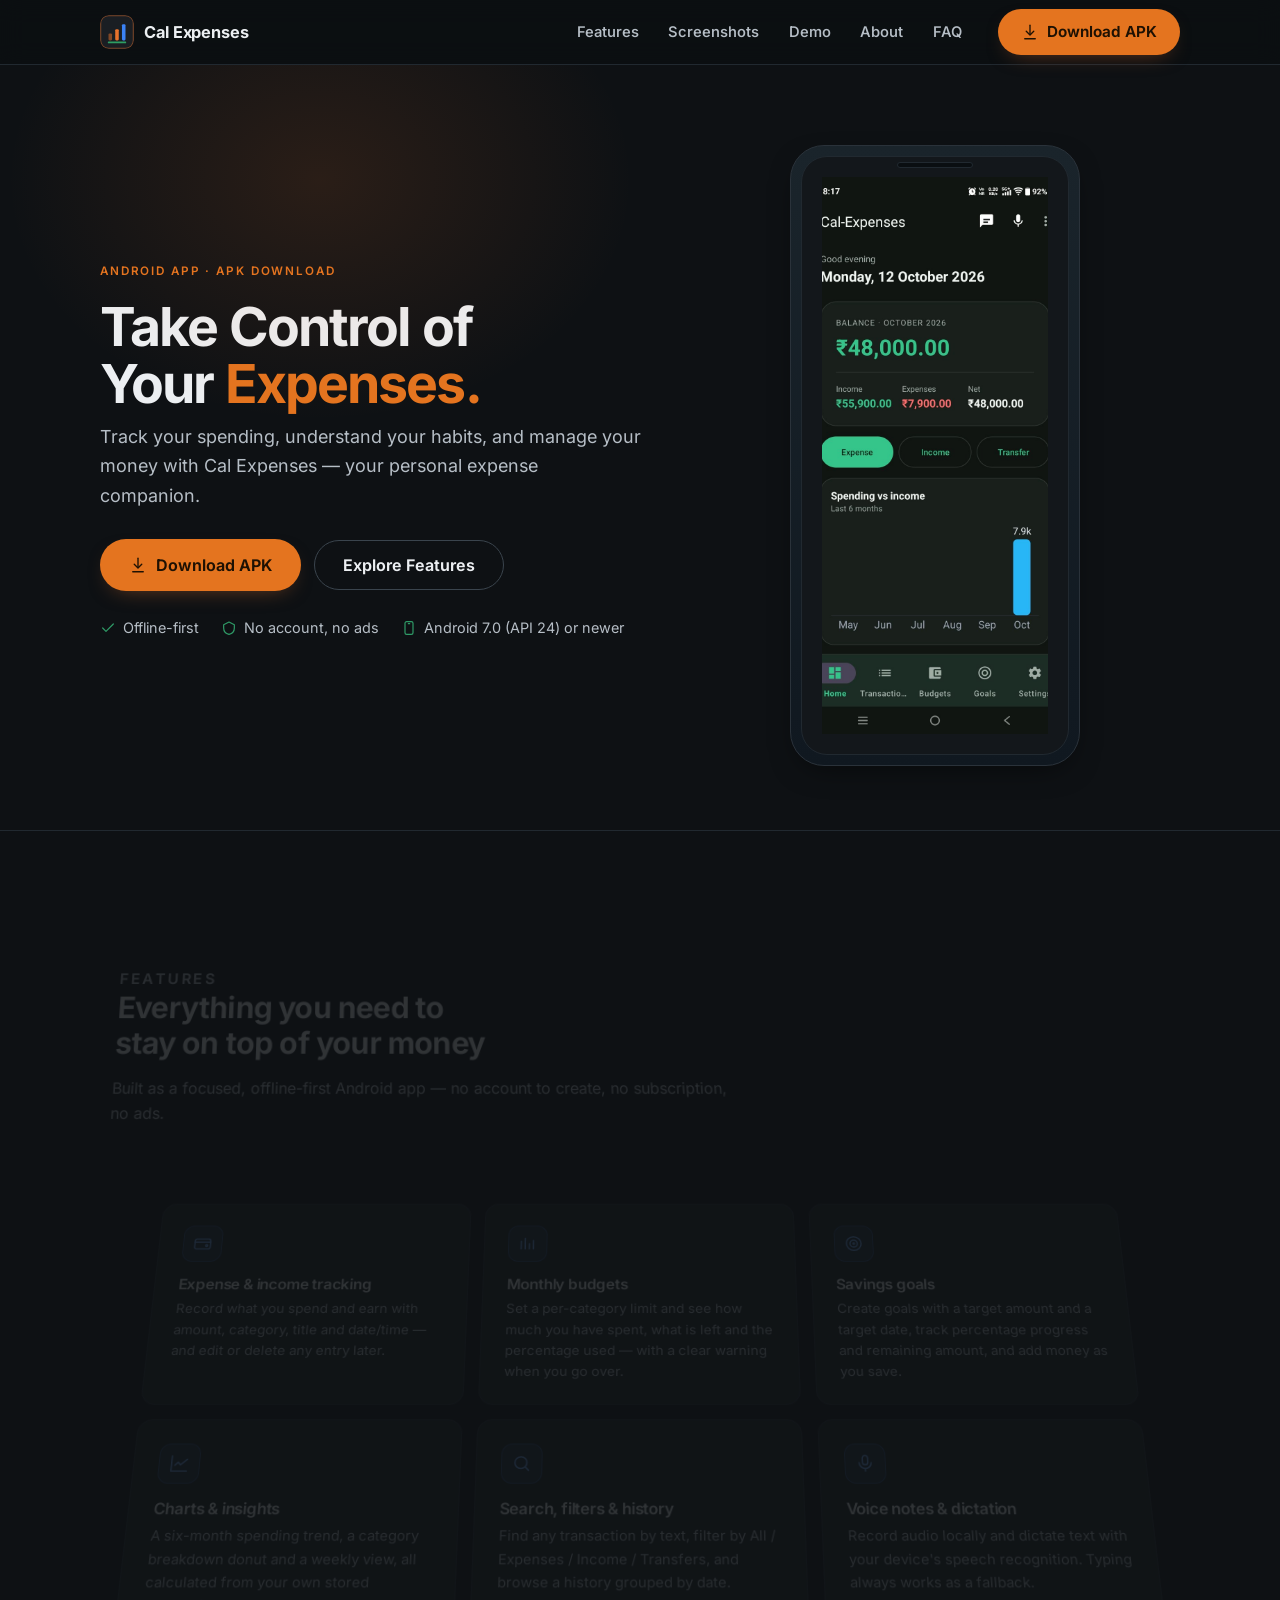
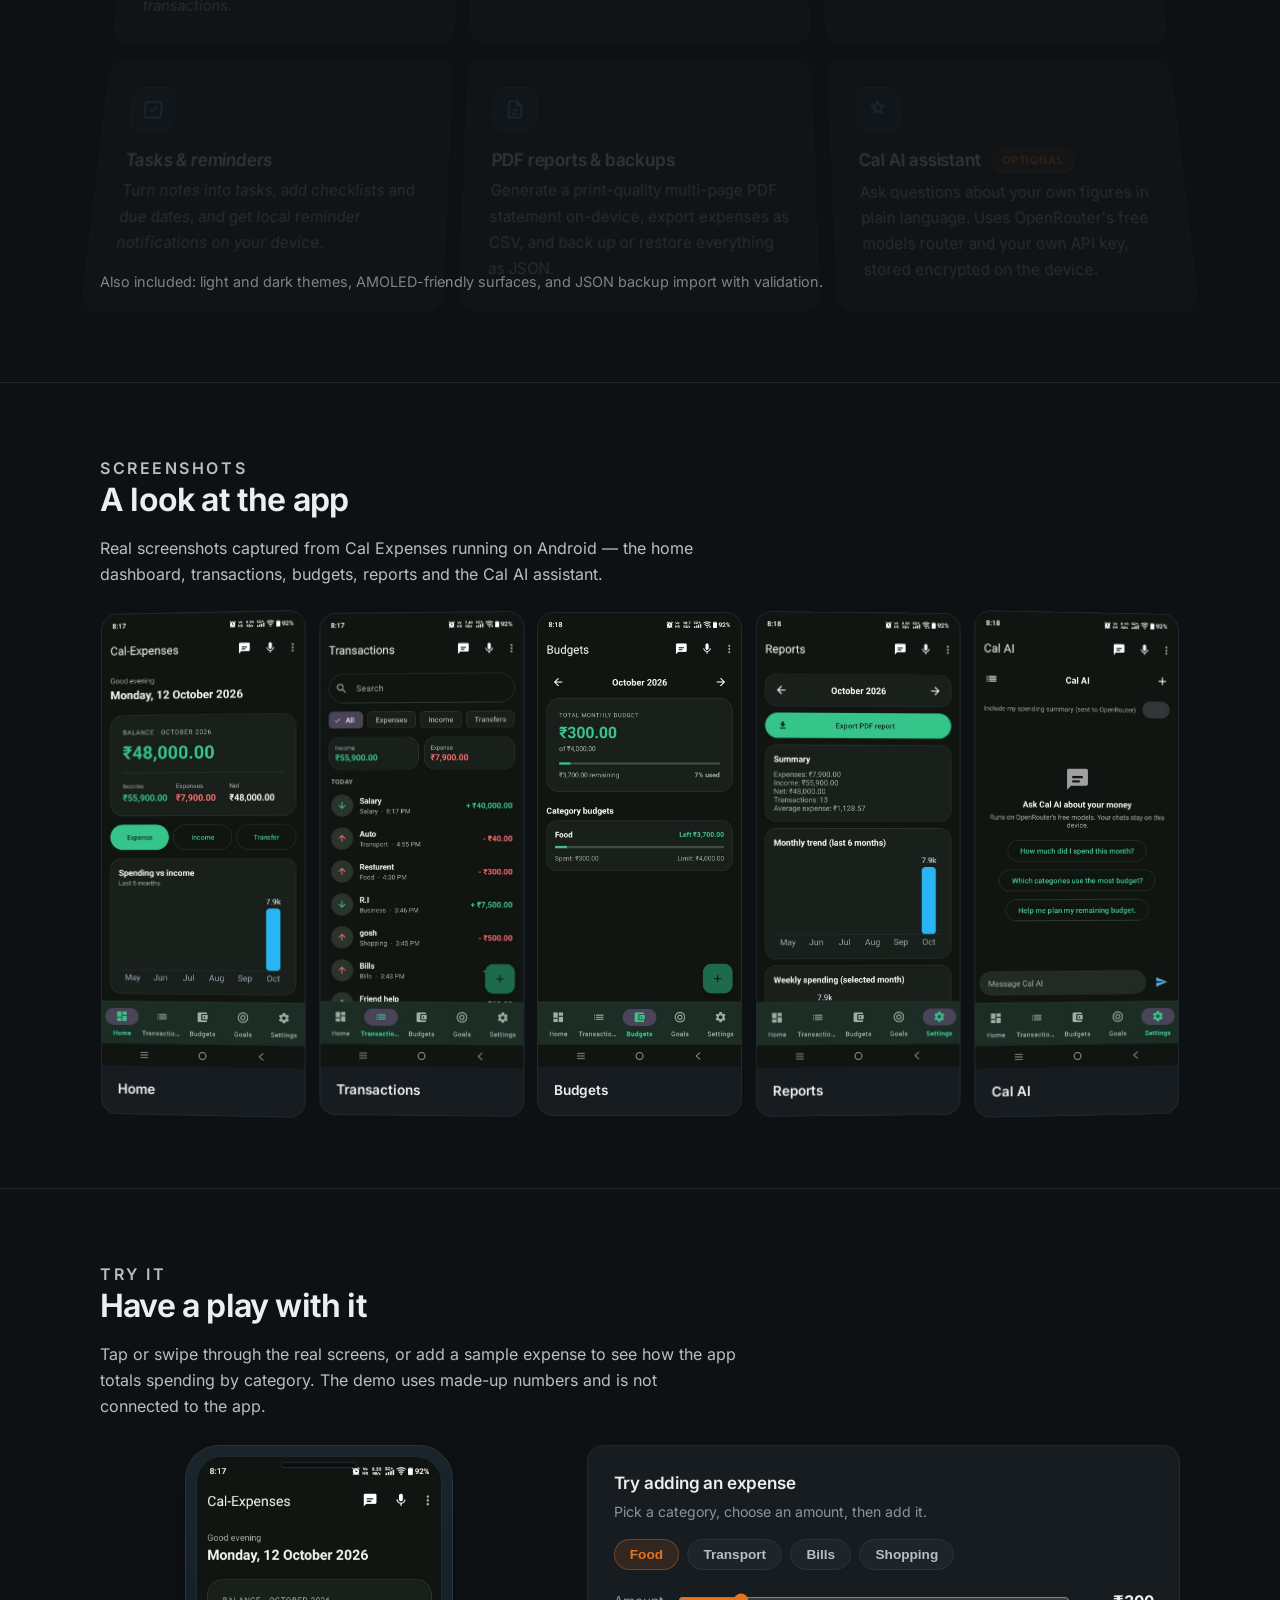
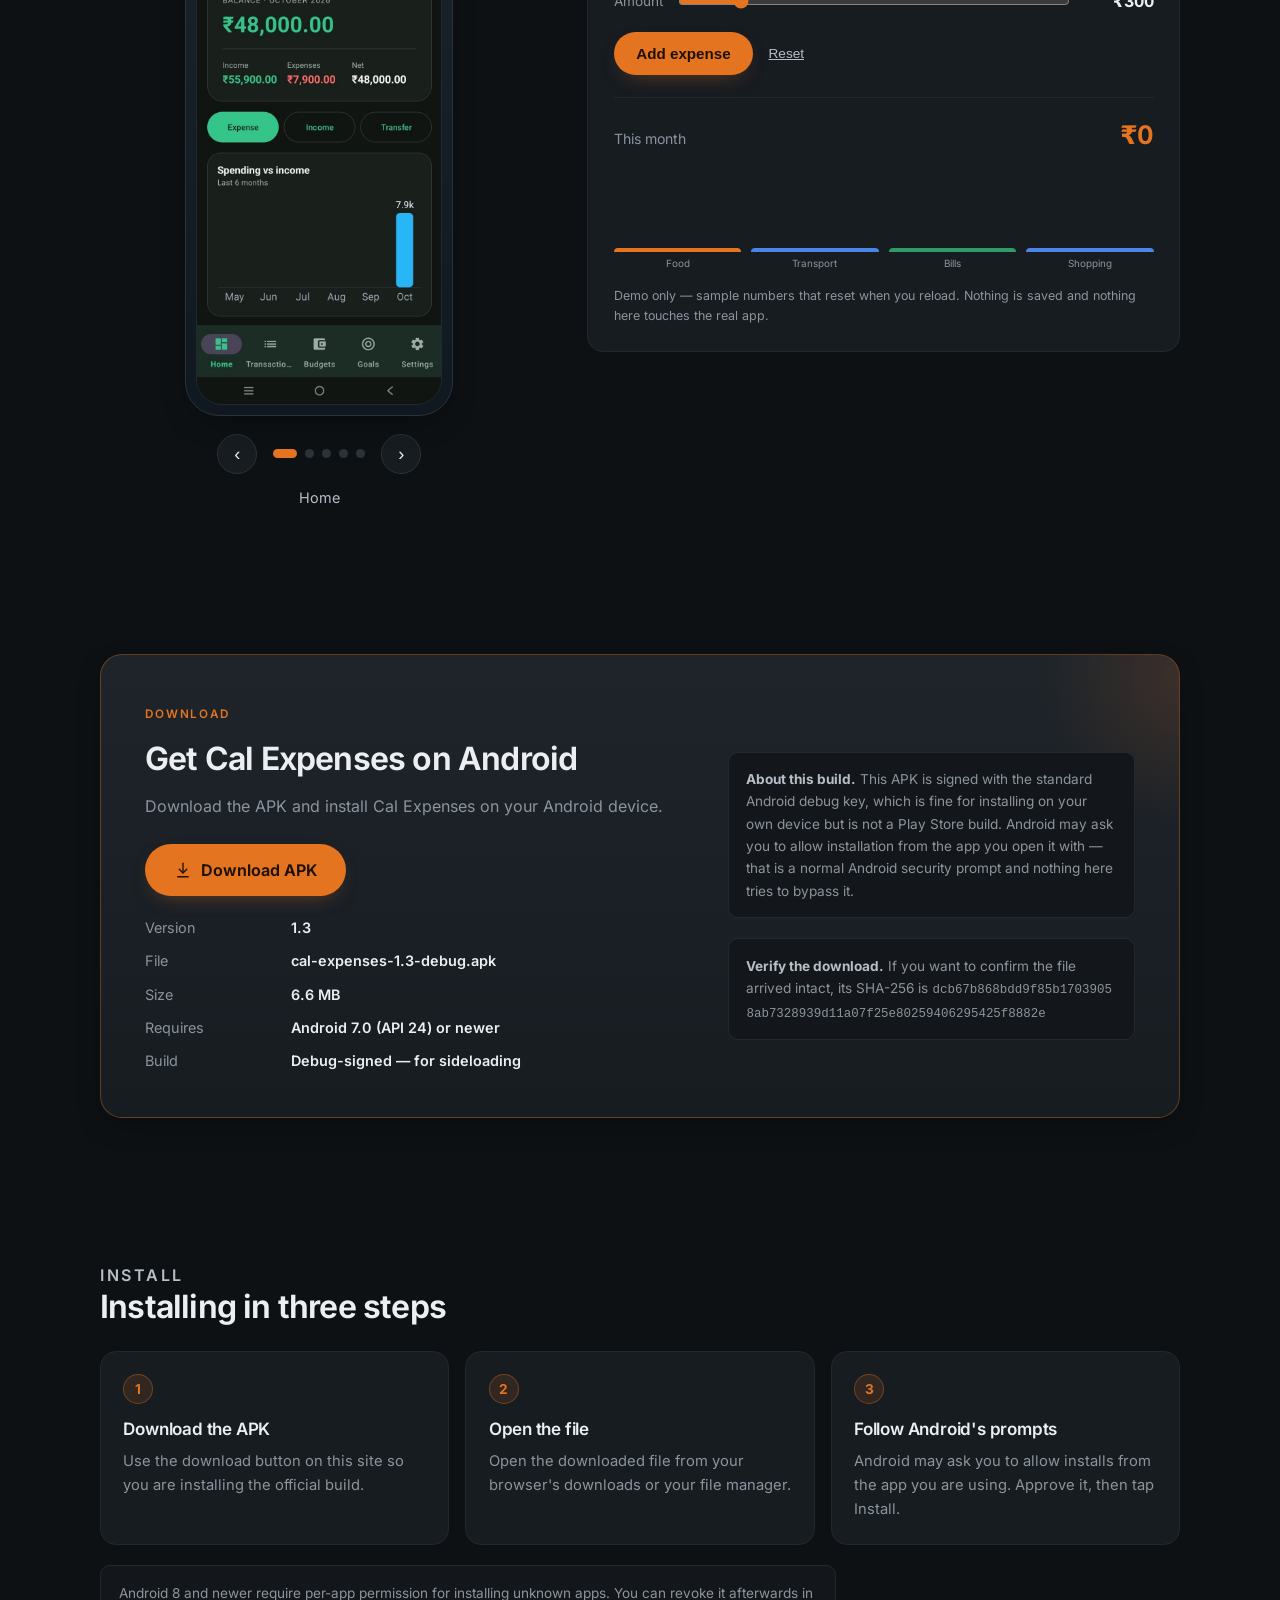
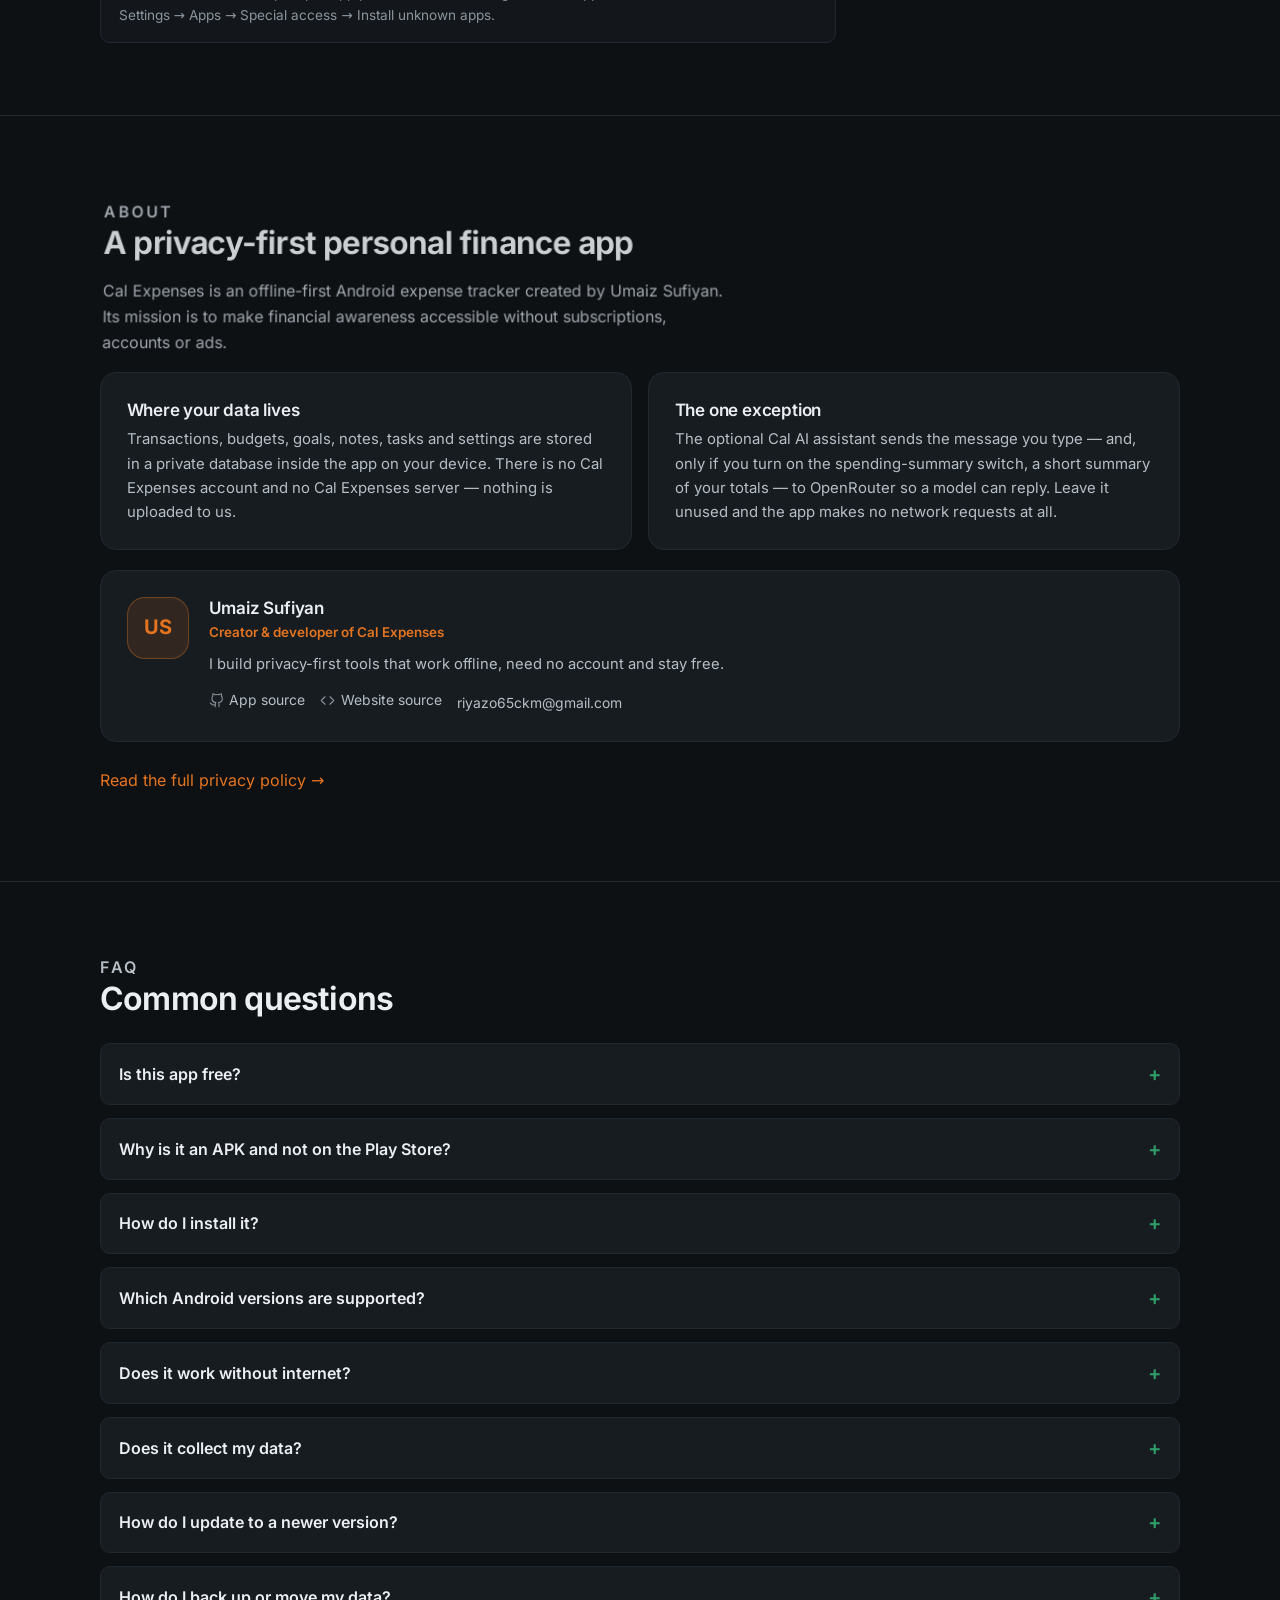
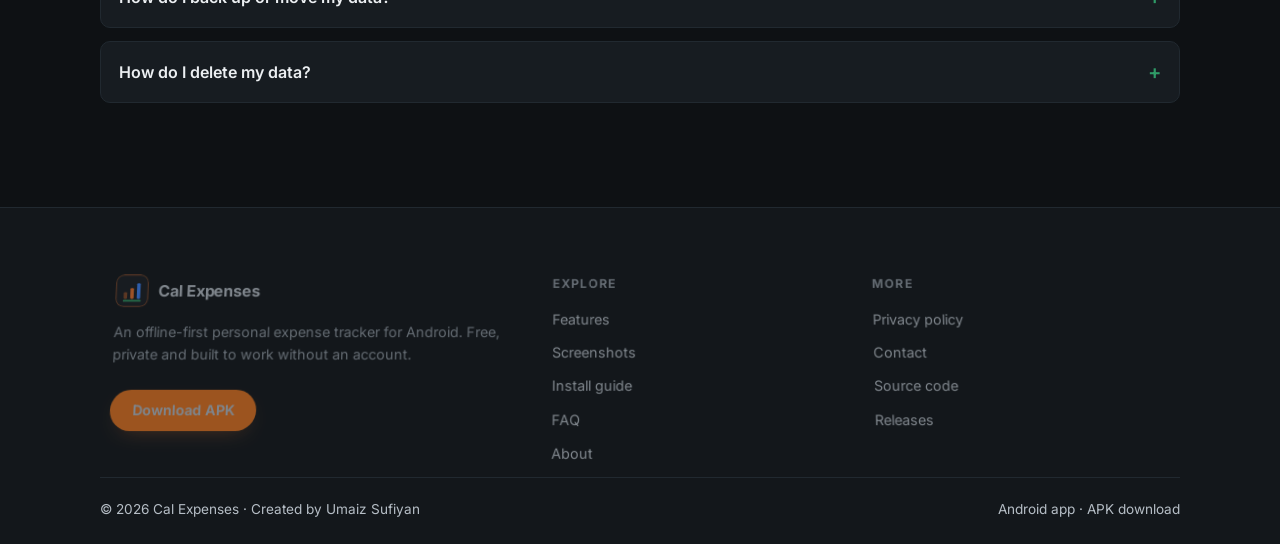
<file: index.html>
<!DOCTYPE html>
<html lang="en">
<head>
<script>document.documentElement.className += ' js';</script>
<meta charset="utf-8">
<meta name="viewport" content="width=device-width, initial-scale=1">

<title>Cal Expenses — Take Control of Your Expenses</title>
<meta name="description" content="Discover Cal Expenses, explore its features, and download the Android APK.">
<meta name="theme-color" content="#0E1114">
<meta name="color-scheme" content="dark light">
<meta name="robots" content="index, follow">
<meta name="author" content="Umaiz Sufiyan">

<link rel="canonical" href="https://sufiyan-sabeel.github.io/Cal-Expenses-Website/">
<link rel="icon" type="image/svg+xml" href="./assets/img/favicon.svg">
<link rel="apple-touch-icon" href="./assets/img/favicon.svg">

<!-- Open Graph / social.
     Absolute HTTPS URLs only: social crawlers do not run JavaScript and will
     not resolve relative paths, so every value below is fully qualified.
     The site is a GitHub Pages project site, hence the /Cal-Expenses-Website/
     segment in the paths. -->
<meta property="og:type" content="website">
<meta property="og:site_name" content="Cal Expenses">
<meta property="og:title" content="Cal Expenses — Take Control of Your Expenses">
<meta property="og:description" content="Discover Cal Expenses, explore its features, and download the Android APK.">
<meta property="og:url" content="https://sufiyan-sabeel.github.io/Cal-Expenses-Website/">
<meta property="og:image" content="https://sufiyan-sabeel.github.io/Cal-Expenses-Website/assets/og-cal-expenses.png">
<meta property="og:image:secure_url" content="https://sufiyan-sabeel.github.io/Cal-Expenses-Website/assets/og-cal-expenses.png">
<meta property="og:image:width" content="1200">
<meta property="og:image:height" content="630">
<meta property="og:image:type" content="image/png">
<meta property="og:image:alt" content="Cal Expenses — the app name and tagline beside a real screenshot of its home screen">
<meta property="og:locale" content="en_IN">

<meta name="twitter:card" content="summary_large_image">
<meta name="twitter:title" content="Cal Expenses — Take Control of Your Expenses">
<meta name="twitter:description" content="Discover Cal Expenses, explore its features, and download the Android APK.">
<meta name="twitter:image" content="https://sufiyan-sabeel.github.io/Cal-Expenses-Website/assets/og-cal-expenses.png">
<meta name="twitter:image:alt" content="Cal Expenses — the app name and tagline beside a real screenshot of its home screen">

<link rel="stylesheet" href="./assets/css/styles.css?v=7">
</head>
<body>

<a class="skip-link" href="#main">Skip to content</a>

<!-- ============================ NAVIGATION ============================ -->
<header class="nav">
  <div class="wrap nav-inner">
    <a class="brand" href="#top" aria-label="Cal Expenses home">
      <img src="./assets/img/logo.svg" alt="" width="34" height="34">
      <span data-text="productName">Cal Expenses</span>
    </a>

    <nav class="nav-links" aria-label="Primary">
      <a href="#features">Features</a>
      <a href="#screenshots">Screenshots</a>
      <a href="#demo">Demo</a>
      <a href="#about">About</a>
      <a href="#faq">FAQ</a>
    </nav>

    <a class="btn btn-primary nav-cta" data-href="apkPath" href="https://github.com/sufiyan-sabeel/Cal-Expenses-Android/releases/download/v1.3/cal-expenses-1.3-debug.apk">
      <svg viewBox="0 0 24 24" fill="none" stroke="currentColor" stroke-width="1.8" stroke-linecap="round" stroke-linejoin="round" aria-hidden="true"><path d="M12 3v12"/><path d="m7 11 5 5 5-5"/><path d="M5 21h14"/></svg>
      Download APK
    </a>

    <button class="nav-toggle" id="navToggle" type="button" aria-expanded="false" aria-controls="mobileMenu" aria-label="Toggle menu">
      <svg viewBox="0 0 24 24" fill="none" stroke="currentColor" stroke-width="1.8" stroke-linecap="round" aria-hidden="true"><path d="M4 7h16M4 12h16M4 17h16"/></svg>
    </button>
  </div>

  <div class="mobile-menu" id="mobileMenu">
    <a href="#features">Features</a>
    <a href="#screenshots">Screenshots</a>
    <a href="#demo">Demo</a>
    <a href="#download">Download</a>
    <a href="#install">Install guide</a>
    <a href="#about">About</a>
    <a href="#faq">FAQ</a>
    <a class="btn btn-primary" data-href="apkPath" href="https://github.com/sufiyan-sabeel/Cal-Expenses-Android/releases/download/v1.3/cal-expenses-1.3-debug.apk">Download APK</a>
  </div>
</header>

<main id="main">

<!-- ================================ HERO ================================ -->
<section class="hero" id="top">
  <div class="wrap hero-grid">
    <div>
      <p class="eyebrow">Android app · APK download</p>
      <h1>Take Control of Your <span class="hl">Expenses.</span></h1>
      <p class="hero-lede">
        Track your spending, understand your habits, and manage your money with
        Cal Expenses&nbsp;— your personal expense companion.
      </p>

      <div class="hero-actions">
        <a class="btn btn-primary btn-lg" data-href="apkPath" href="https://github.com/sufiyan-sabeel/Cal-Expenses-Android/releases/download/v1.3/cal-expenses-1.3-debug.apk">
          <svg viewBox="0 0 24 24" fill="none" stroke="currentColor" stroke-width="1.8" stroke-linecap="round" stroke-linejoin="round" aria-hidden="true"><path d="M12 3v12"/><path d="m7 11 5 5 5-5"/><path d="M5 21h14"/></svg>
          Download APK
        </a>
        <a class="btn btn-ghost btn-lg" href="#features">Explore Features</a>
      </div>

      <ul class="hero-meta">
        <li>
          <svg viewBox="0 0 24 24" fill="none" stroke="currentColor" stroke-width="1.8" stroke-linecap="round" stroke-linejoin="round" aria-hidden="true"><path d="M20 6 9 17l-5-5"/></svg>
          Offline-first
        </li>
        <li>
          <svg viewBox="0 0 24 24" fill="none" stroke="currentColor" stroke-width="1.8" stroke-linecap="round" stroke-linejoin="round" aria-hidden="true"><path d="M12 3l8 4v5c0 5-3.5 8.5-8 9.5C7.5 20.5 4 17 4 12V7z"/></svg>
          No account, no ads
        </li>
        <li>
          <svg viewBox="0 0 24 24" fill="none" stroke="currentColor" stroke-width="1.8" stroke-linecap="round" stroke-linejoin="round" aria-hidden="true"><rect x="6" y="2.5" width="12" height="19" rx="2.5"/><path d="M11 5.5h2"/></svg>
          <span data-text="minAndroid">Android 7.0 (API 24) or newer</span>
        </li>
      </ul>
    </div>

    <!-- Hero visual. Until real screenshots are supplied this shows a branded
         panel rather than a fabricated app screenshot. Once CAL_CONFIG.screenshots
         has entries, main.js swaps the first one in here automatically. -->
    <div class="device" role="img" aria-label="Cal Expenses">
      <div class="device-screen" id="heroScreen">
        <div class="brand-panel">
          <img src="./assets/img/logo.svg" alt="" width="58" height="58">
          <span class="bp-name">Cal Expenses</span>
          <span class="bp-sub">Android</span>
          <span class="bp-bars" aria-hidden="true"><i></i><i></i><i></i><i></i></span>
        </div>
      </div>
    </div>
  </div>
</section>

<hr class="divider">

<!-- ============================== FEATURES ============================== -->
<section class="section" id="features">
  <div class="wrap">
    <div class="section-head" data-3d>
      <p class="eyebrow">Features</p>
      <h2>Everything you need to stay on top of your money</h2>
      <p>Built as a focused, offline-first Android app — no account to create, no subscription, no ads.</p>
    </div>

    <div class="grid grid-3" data-3d>

      <article class="card">
        <div class="card-icon" aria-hidden="true"><svg viewBox="0 0 24 24" fill="none" stroke="currentColor" stroke-width="1.7" stroke-linecap="round" stroke-linejoin="round"><rect x="2.5" y="6" width="19" height="13" rx="2.5"/><path d="M2.5 10h19"/><circle cx="17" cy="14.5" r="1.2"/></svg></div>
        <h3>Expense &amp; income tracking</h3>
        <p>Record what you spend and earn with amount, category, title and date/time — and edit or delete any entry later.</p>
      </article>

      <article class="card">
        <div class="card-icon" aria-hidden="true"><svg viewBox="0 0 24 24" fill="none" stroke="currentColor" stroke-width="1.7" stroke-linecap="round" stroke-linejoin="round"><path d="M4 19V9m5 10V5m5 14v-7m5 7V8"/></svg></div>
        <h3>Monthly budgets</h3>
        <p>Set a per-category limit and see how much you have spent, what is left and the percentage used — with a clear warning when you go over.</p>
      </article>

      <article class="card">
        <div class="card-icon" aria-hidden="true"><svg viewBox="0 0 24 24" fill="none" stroke="currentColor" stroke-width="1.7" stroke-linecap="round" stroke-linejoin="round"><circle cx="12" cy="12" r="9"/><circle cx="12" cy="12" r="4.5"/><circle cx="12" cy="12" r="1"/></svg></div>
        <h3>Savings goals</h3>
        <p>Create goals with a target amount and a target date, track percentage progress and remaining amount, and add money as you save.</p>
      </article>

      <article class="card">
        <div class="card-icon" aria-hidden="true"><svg viewBox="0 0 24 24" fill="none" stroke="currentColor" stroke-width="1.7" stroke-linecap="round" stroke-linejoin="round"><path d="M3 3v18h18"/><path d="m7 14 3.5-3.5 3 3L21 7"/></svg></div>
        <h3>Charts &amp; insights</h3>
        <p>A six-month spending trend, a category breakdown donut and a weekly view, all calculated from your own stored transactions.</p>
      </article>

      <article class="card">
        <div class="card-icon" aria-hidden="true"><svg viewBox="0 0 24 24" fill="none" stroke="currentColor" stroke-width="1.7" stroke-linecap="round" stroke-linejoin="round"><circle cx="11" cy="11" r="7"/><path d="m20 20-3.5-3.5"/></svg></div>
        <h3>Search, filters &amp; history</h3>
        <p>Find any transaction by text, filter by All / Expenses / Income / Transfers, and browse a history grouped by date.</p>
      </article>

      <article class="card">
        <div class="card-icon" aria-hidden="true"><svg viewBox="0 0 24 24" fill="none" stroke="currentColor" stroke-width="1.7" stroke-linecap="round" stroke-linejoin="round"><rect x="9" y="2.5" width="6" height="11" rx="3"/><path d="M5 11a7 7 0 0 0 14 0"/><path d="M12 18v3"/></svg></div>
        <h3>Voice notes &amp; dictation</h3>
        <p>Record audio locally and dictate text with your device's speech recognition. Typing always works as a fallback.</p>
      </article>

      <article class="card">
        <div class="card-icon" aria-hidden="true"><svg viewBox="0 0 24 24" fill="none" stroke="currentColor" stroke-width="1.7" stroke-linecap="round" stroke-linejoin="round"><rect x="3" y="4" width="18" height="17" rx="2.5"/><path d="m8 12 2.5 2.5L16 9"/></svg></div>
        <h3>Tasks &amp; reminders</h3>
        <p>Turn notes into tasks, add checklists and due dates, and get local reminder notifications on your device.</p>
      </article>

      <article class="card">
        <div class="card-icon" aria-hidden="true"><svg viewBox="0 0 24 24" fill="none" stroke="currentColor" stroke-width="1.7" stroke-linecap="round" stroke-linejoin="round"><path d="M14 3H7a2 2 0 0 0-2 2v14a2 2 0 0 0 2 2h10a2 2 0 0 0 2-2V8z"/><path d="M14 3v5h5"/><path d="M9 13h6M9 17h6"/></svg></div>
        <h3>PDF reports &amp; backups</h3>
        <p>Generate a print-quality multi-page PDF statement on-device, export expenses as CSV, and back up or restore everything as JSON.</p>
      </article>

      <article class="card">
        <div class="card-icon" aria-hidden="true"><svg viewBox="0 0 24 24" fill="none" stroke="currentColor" stroke-width="1.7" stroke-linecap="round" stroke-linejoin="round"><path d="M12 3l1.9 4.6 5 .4-3.8 3.2 1.2 4.8L12 13.7 7.7 16l1.2-4.8L5.1 8l5-.4z"/></svg></div>
        <h3>Cal AI assistant <span class="tag tag-accent">Optional</span></h3>
        <p>Ask questions about your own figures in plain language. Uses OpenRouter's free models router and your own API key, stored encrypted on the device.</p>
      </article>

    </div>

    <p class="muted" style="margin-top:1.5rem;font-size:.9rem;">
      Also included: light and dark themes, AMOLED-friendly surfaces, and JSON backup import with validation.
    </p>
  </div>
</section>

<hr class="divider">

<!-- ============================= SCREENSHOTS ============================= -->
<section class="section" id="screenshots">
  <div class="wrap">
    <div class="section-head" data-3d>
      <p class="eyebrow">Screenshots</p>
      <h2>A look at the app</h2>
      <p>
        Real screenshots captured from Cal Expenses running on Android — the home
        dashboard, transactions, budgets, reports and the Cal AI assistant.
      </p>
    </div>

    <div class="gallery" id="gallery">
      <!-- Filled by assets/js/main.js from CAL_CONFIG.screenshots -->
    </div>
  </div>
</section>

<hr class="divider">


<!-- ================================ DEMO ================================ -->
<section class="section" id="demo">
  <div class="wrap">
    <div class="section-head" data-3d>
      <p class="eyebrow">Try it</p>
      <h2>Have a play with it</h2>
      <p>
        Tap or swipe through the real screens, or add a sample expense to see how the app
        totals spending by category. The demo uses made-up numbers and is not connected
        to the app.
      </p>
    </div>

    <div class="demo-grid">
      <!-- walkthrough of the real screenshots -->
      <div class="demo-phone" data-3d>
        <div class="device">
          <div class="device-screen" id="demoScreen">
            <img id="demoImg" src="./screenshots/home.jpg"
                 alt="Cal Expenses app screen" width="720" height="1608">
          </div>
        </div>
        <div class="demo-controls">
          <button type="button" id="demoPrev" aria-label="Previous screen">&#8249;</button>
          <div class="demo-dots" id="demoDots" role="tablist" aria-label="App screens"></div>
          <button type="button" id="demoNext" aria-label="Next screen">&#8250;</button>
        </div>
        <p class="demo-caption" id="demoCaption">Home</p>
      </div>

      <!-- expense toy -->
      <div class="demo-calc" data-3d>
        <h3>Try adding an expense</h3>
        <p class="hint">Pick a category, choose an amount, then add it.</p>

        <div class="demo-cats" id="demoCats" role="group" aria-label="Category"></div>

        <div class="demo-amount">
          <label for="demoAmount">Amount</label>
          <input id="demoAmount" type="range" min="10" max="2000" step="10" value="300">
          <output id="demoAmountOut" for="demoAmount">&#8377;300</output>
        </div>

        <div class="demo-actions">
          <button class="btn btn-primary" type="button" id="demoAdd">Add expense</button>
          <button class="demo-reset" type="button" id="demoReset">Reset</button>
        </div>

        <div class="demo-total">
          <span>This month</span>
          <strong id="demoTotal">&#8377;0</strong>
        </div>
        <div class="demo-bars" id="demoBars" aria-hidden="true"></div>

        <p class="demo-note">
          Demo only &mdash; sample numbers that reset when you reload. Nothing is saved
          and nothing here touches the real app.
        </p>
      </div>
    </div>
  </div>
</section>

<!-- ============================== DOWNLOAD =============================== -->
<section class="section" id="download">
  <div class="wrap">
    <div class="download-panel" data-3d>
      <div class="download-grid">
        <div>
          <p class="eyebrow">Download</p>
          <h2 class="mt-0">Get Cal Expenses on Android</h2>
          <p class="muted" style="margin-bottom:1.5rem;">
            Download the APK and install Cal Expenses on your Android device.
          </p>

          <a class="btn btn-primary btn-lg" data-href="apkPath" href="https://github.com/sufiyan-sabeel/Cal-Expenses-Android/releases/download/v1.3/cal-expenses-1.3-debug.apk">
            <svg viewBox="0 0 24 24" fill="none" stroke="currentColor" stroke-width="1.8" stroke-linecap="round" stroke-linejoin="round" aria-hidden="true"><path d="M12 3v12"/><path d="m7 11 5 5 5-5"/><path d="M5 21h14"/></svg>
            Download APK
          </a>

          <ul class="spec">
            <li><span class="k">Version</span><span class="v" data-text="appVersion">1.3</span></li>
            <li><span class="k">File</span><span class="v nowrap">cal-expenses-1.3-debug.apk</span></li>
            <li data-row="apkSize"><span class="k">Size</span><span class="v" data-text="apkSize">6.6 MB</span></li>
            <li><span class="k">Requires</span><span class="v" data-text="minAndroid">Android 7.0 (API 24) or newer</span></li>
            <li><span class="k">Build</span><span class="v">Debug-signed — for sideloading</span></li>
          </ul>
        </div>

        <div>
          <div class="note">
            <strong>About this build.</strong>
            This APK is signed with the standard Android debug key, which is fine for
            installing on your own device but is not a Play Store build. Android may ask
            you to allow installation from the app you open it with — that is a normal
            Android security prompt and nothing here tries to bypass it.
          </div>
          <div class="note">
            <strong>Verify the download.</strong>
            If you want to confirm the file arrived intact, its SHA-256 is
            <code style="word-break:break-all;font-family:ui-monospace,monospace;font-size:.78rem;">dcb67b868bdd9f85b17039058ab7328939d11a07f25e80259406295425f8882e</code>
          </div>
        </div>
      </div>
    </div>
  </div>
</section>

<!-- ============================ INSTALL GUIDE =========================== -->
<section class="section" id="install">
  <div class="wrap">
    <div class="section-head" data-3d>
      <p class="eyebrow">Install</p>
      <h2>Installing in three steps</h2>
    </div>

    <div class="steps" data-3d>
      <div class="step">
        <h3>Download the APK</h3>
        <p>Use the download button on this site so you are installing the official build.</p>
      </div>
      <div class="step">
        <h3>Open the file</h3>
        <p>Open the downloaded file from your browser's downloads or your file manager.</p>
      </div>
      <div class="step">
        <h3>Follow Android's prompts</h3>
        <p>Android may ask you to allow installs from the app you are using. Approve it, then tap Install.</p>
      </div>
    </div>

    <div class="note" style="max-width:46rem;">
      Android 8 and newer require per-app permission for installing unknown apps. You can
      revoke it afterwards in Settings → Apps → Special access → Install unknown apps.
    </div>
  </div>
</section>

<hr class="divider">

<!-- =============================== ABOUT ================================ -->
<section class="section" id="about">
  <div class="wrap">
    <div class="section-head" data-3d>
      <p class="eyebrow">About</p>
      <h2>A privacy-first personal finance app</h2>
      <p>
        Cal Expenses is an offline-first Android expense tracker created by
        <span data-text="creator">Umaiz Sufiyan</span>. Its mission is to make
        financial awareness accessible without subscriptions, accounts or ads.
      </p>
    </div>

    <div class="grid grid-2" data-3d>
      <article class="card">
        <h3>Where your data lives</h3>
        <p>
          Transactions, budgets, goals, notes, tasks and settings are stored in a private
          database inside the app on your device. There is no Cal Expenses account and no
          Cal Expenses server — nothing is uploaded to us.
        </p>
      </article>
      <article class="card">
        <h3>The one exception</h3>
        <p>
          The optional Cal AI assistant sends the message you type — and, only if you turn on
          the spending-summary switch, a short summary of your totals — to OpenRouter so a
          model can reply. Leave it unused and the app makes no network requests at all.
        </p>
      </article>
    </div>

      <!-- creator -->
      <div class="creator" data-3d>
        <div class="creator-avatar" aria-hidden="true" data-text="creatorInitials">US</div>
        <div class="creator-body">
          <h3 data-text="creatorName">Umaiz Sufiyan</h3>
          <p class="role" data-text="creatorRole">Creator &amp; developer of Cal Expenses</p>
          <p data-text="creatorBio">I build privacy-first tools that work offline, need no account and stay free.</p>
          <ul class="creator-links">
            <li>
              <a data-href="appRepoUrl" href="https://github.com/sufiyan-sabeel/Cal-Expenses-Android">
                <svg viewBox="0 0 24 24" fill="none" stroke="currentColor" stroke-width="1.7" stroke-linecap="round" stroke-linejoin="round" aria-hidden="true"><path d="M9 19c-5 1.5-5-2.5-7-3m14 6v-3.9a3.4 3.4 0 0 0-.9-2.6c3-.3 6.2-1.5 6.2-6.7A5.2 5.2 0 0 0 19.9 5a4.9 4.9 0 0 0-.1-3.6s-1.1-.3-3.6 1.4a12.3 12.3 0 0 0-6.4 0C7.3 1.1 6.2 1.4 6.2 1.4A4.9 4.9 0 0 0 6.1 5a5.2 5.2 0 0 0-1.4 3.6c0 5.2 3.2 6.4 6.2 6.7a3.4 3.4 0 0 0-.9 2.6V22"/></svg>
                <span>App source</span>
              </a>
            </li>
            <li>
              <a data-href="repoUrl" href="https://github.com/sufiyan-sabeel/Cal-Expenses-Website">
                <svg viewBox="0 0 24 24" fill="none" stroke="currentColor" stroke-width="1.7" stroke-linecap="round" stroke-linejoin="round" aria-hidden="true"><path d="m16 18 6-6-6-6M8 6l-6 6 6 6"/></svg>
                <span>Website source</span>
              </a>
            </li>
            <li>
              <a data-contact-email href="#">
                <svg viewBox="0 0 24 24" fill="none" stroke="currentColor" stroke-width="1.7" stroke-linecap="round" stroke-linejoin="round" aria-hidden="true"><rect x="2.5" y="4.5" width="19" height="15" rx="2.5"/><path d="m3 6 9 7 9-7"/></svg>
                <span>Contact</span>
              </a>
            </li>
          </ul>
        </div>
      </div>

    <p style="margin-top:1.5rem;">
      <a href="./privacy.html">Read the full privacy policy →</a>
    </p>
  </div>
</section>

<hr class="divider">

<!-- ================================ FAQ ================================= -->
<section class="section" id="faq">
  <div class="wrap">
    <div class="section-head" data-3d>
      <p class="eyebrow">FAQ</p>
      <h2>Common questions</h2>
    </div>

    <div class="faq" data-3d>
      <details>
        <summary>Is this app free?</summary>
        <p>Yes. The app is free to download and use, with no subscription, no ads and no paid service required for any core feature.</p>
      </details>

      <details>
        <summary>Why is it an APK and not on the Play Store?</summary>
        <p>Cal Expenses is distributed as a direct APK download. That keeps it free of store accounts and fees. It is signed with the Android debug key, so it is intended for sideloading rather than store distribution.</p>
      </details>

      <details>
        <summary>How do I install it?</summary>
        <p>Download the APK, open it on your Android device, and follow Android's prompts. Android will likely ask you to allow installs from the app you opened the file with. That is a standard Android protection — approve it for that app, install, and you can revoke the permission afterwards.</p>
      </details>

      <details>
        <summary>Which Android versions are supported?</summary>
        <p><span data-text="minAndroid">Android 7.0 (API 24) or newer</span>. It targets Android 14 (API 34).</p>
      </details>

      <details>
        <summary>Does it work without internet?</summary>
        <p>Yes. Expenses, budgets, goals, notes, tasks, charts and PDF reports are computed and stored entirely on your device and work with no connection. The only feature that needs the internet is the optional Cal AI assistant.</p>
      </details>

      <details>
        <summary>Does it collect my data?</summary>
        <p>The app contains no analytics, no advertising and no tracking, and there is no Cal Expenses server to receive your financial data. The single exception is the optional Cal AI assistant, which sends your message to OpenRouter. See the <a href="./privacy.html">privacy policy</a> for the detail.</p>
      </details>

      <details>
        <summary>How do I update to a newer version?</summary>
        <p>Download the newer APK from this page and install it over the existing app. Your data is kept because the app's database is upgraded rather than replaced. Always export a JSON backup from Settings first if you want an extra safety net.</p>
      </details>

      <details>
        <summary>How do I back up or move my data?</summary>
        <p>Settings → Data &amp; backup lets you export a JSON backup, export expenses as CSV, and import a JSON backup. Files are saved wherever you choose through Android's file picker.</p>
      </details>

      <details>
        <summary>How do I delete my data?</summary>
        <p>You can delete individual entries in the app, or uninstall Cal Expenses — uninstalling removes the app's local database and any recordings it stored.</p>
      </details>
    </div>
  </div>
</section>

</main>

<!-- =============================== FOOTER =============================== -->
<footer class="footer">
  <div class="wrap">
    <div class="footer-grid" data-3d>
      <div>
        <a class="brand" href="#top">
          <img src="./assets/img/logo.svg" alt="" width="34" height="34">
          <span data-text="productName">Cal Expenses</span>
        </a>
        <p class="muted" style="margin-top:.85rem;max-width:26rem;font-size:.9rem;">
          An offline-first personal expense tracker for Android. Free, private and
          built to work without an account.
        </p>
        <a class="btn btn-primary" data-href="apkPath" href="https://github.com/sufiyan-sabeel/Cal-Expenses-Android/releases/download/v1.3/cal-expenses-1.3-debug.apk" style="margin-top:.5rem;">
          Download APK
        </a>
      </div>

      <div>
        <h4>Explore</h4>
        <ul>
          <li><a href="#features">Features</a></li>
          <li><a href="#screenshots">Screenshots</a></li>
          <li><a href="#install">Install guide</a></li>
          <li><a href="#faq">FAQ</a></li>
          <li><a href="#about">About</a></li>
        </ul>
      </div>

      <div>
        <h4>More</h4>
        <ul>
          <li><a href="./privacy.html">Privacy policy</a></li>
          <li><a data-href="contactUrl" href="#">Contact</a></li>
          <li><a data-href="appRepoUrl" href="https://github.com/sufiyan-sabeel/Cal-Expenses-Android">Source code</a></li>
          <li><a data-href="releaseUrl" href="https://github.com/sufiyan-sabeel/Cal-Expenses-Android/releases/tag/v1.3">Releases</a></li>
        </ul>
      </div>
    </div>

    <div class="footer-bottom">
      <span>© <span data-text="copyrightYear">2026</span> <span data-text="productName">Cal Expenses</span> · Created by <span data-text="creator">Umaiz Sufiyan</span></span>
      <span>Android app · APK download</span>
    </div>
  </div>
</footer>

<script src="./assets/js/config.js?v=7"></script>
<script src="./assets/js/main.js?v=7"></script>
<script src="./assets/js/demo.js?v=7"></script>
</body>
</html>
</file>
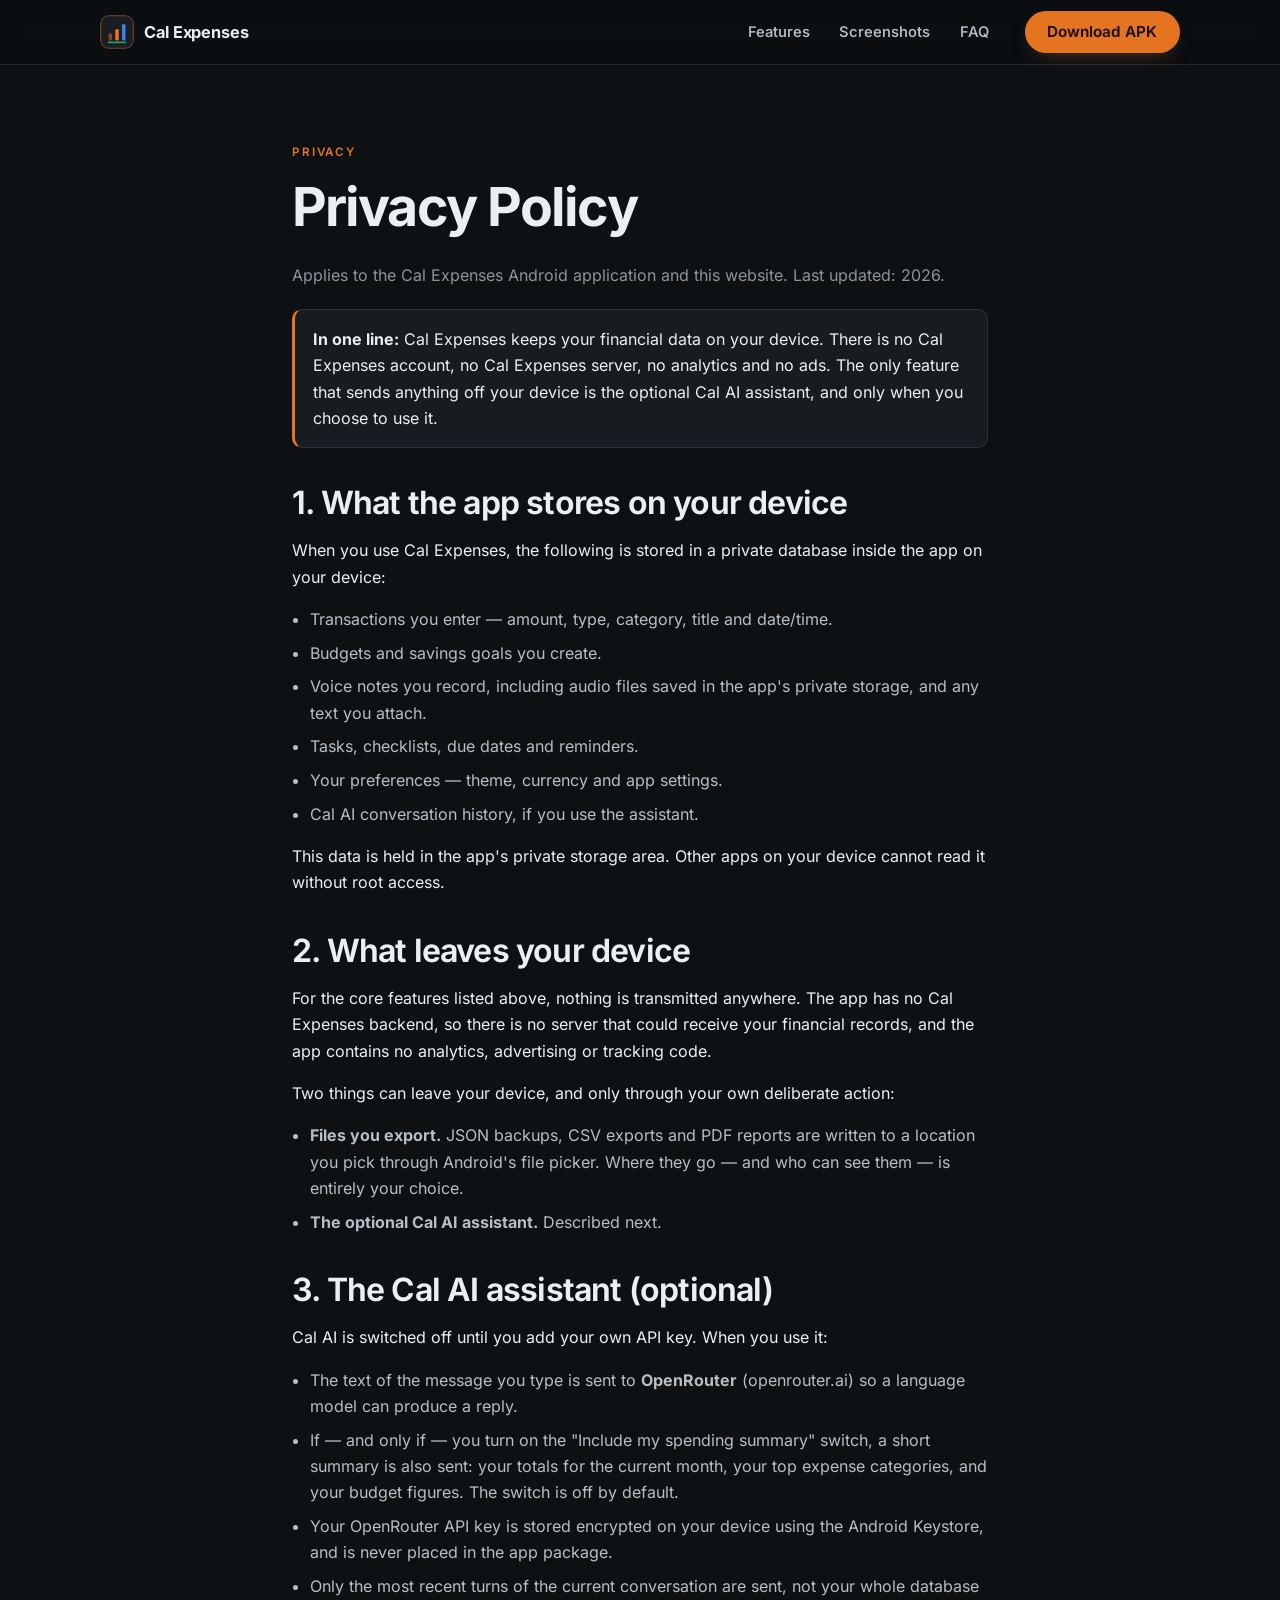
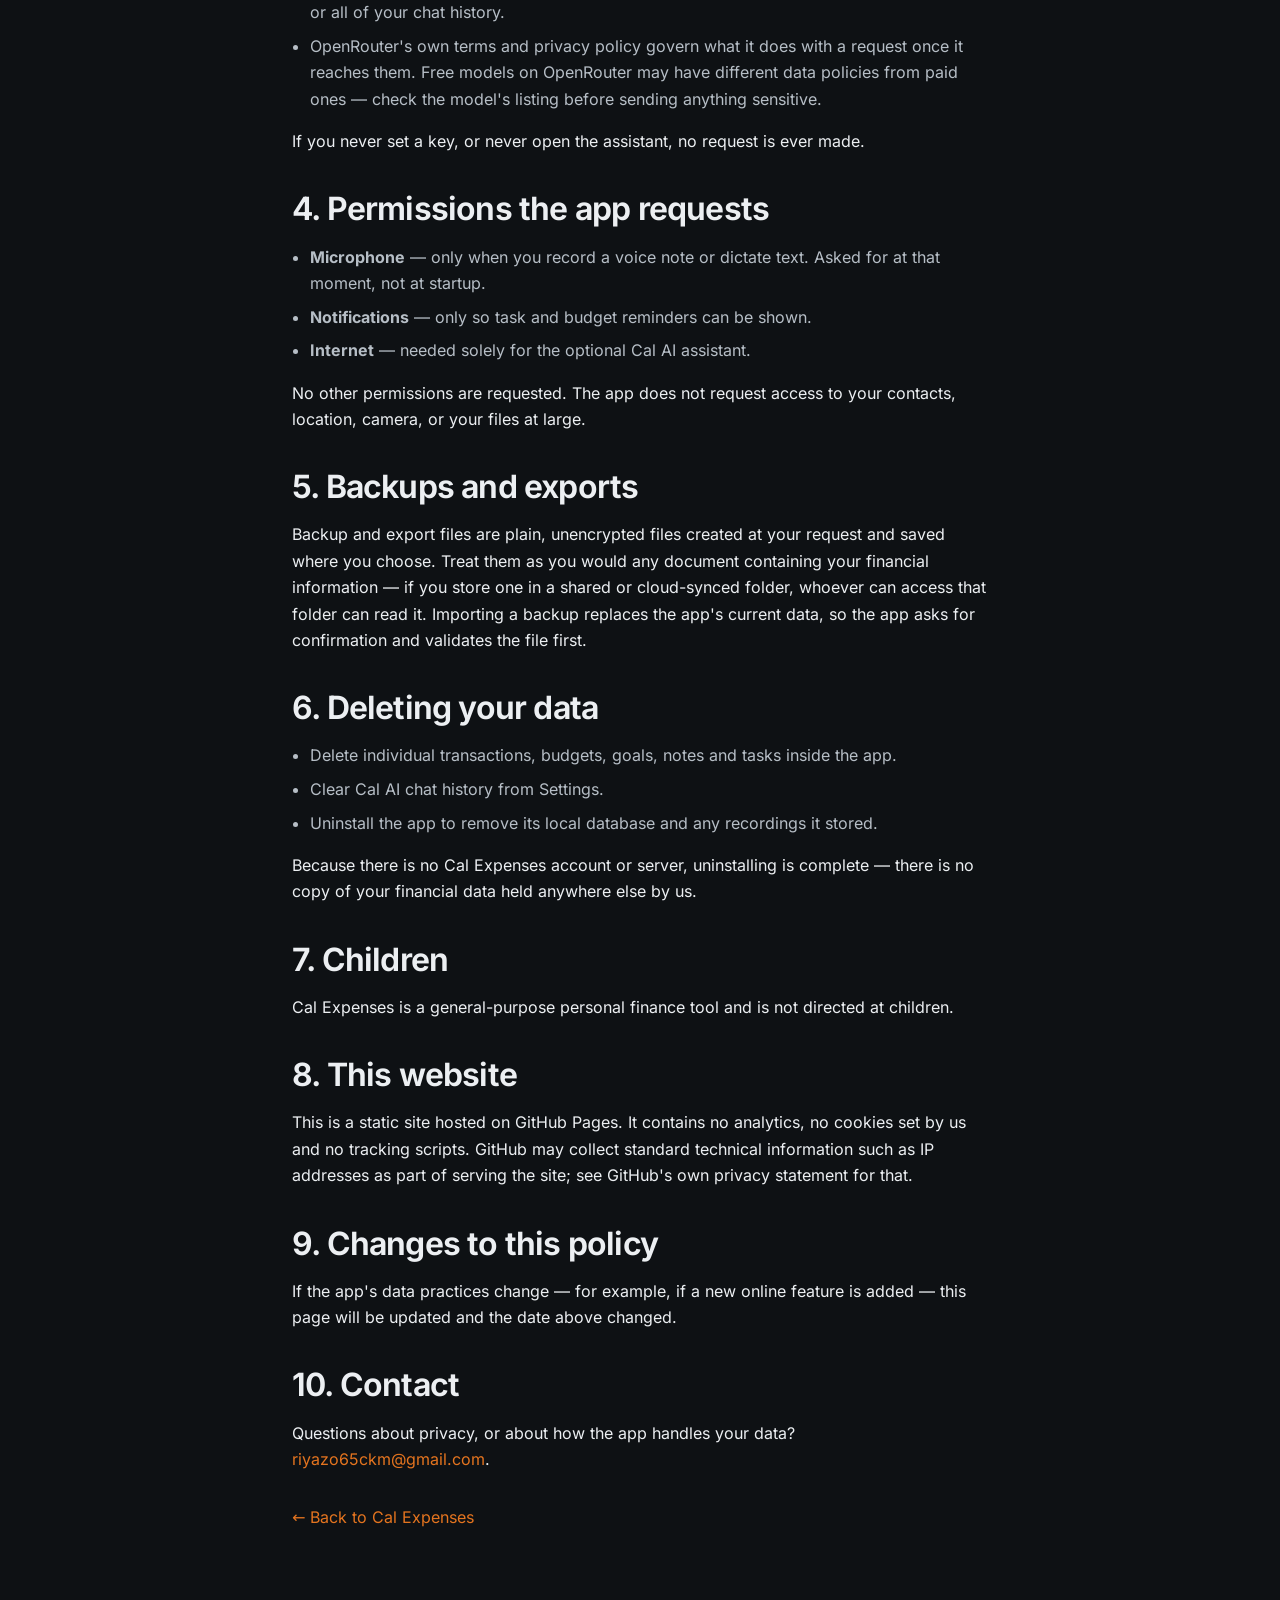
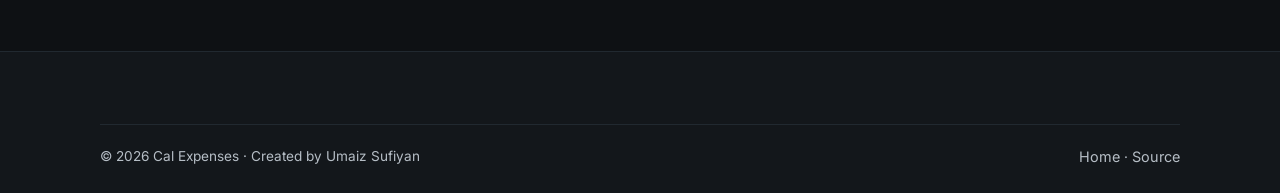
<file: privacy.html>
<!DOCTYPE html>
<html lang="en">
<head>
<script>document.documentElement.className += ' js';</script>
<meta charset="utf-8">
<meta name="viewport" content="width=device-width, initial-scale=1">

<title>Privacy Policy — Cal Expenses</title>
<meta name="description" content="How the Cal Expenses Android app stores and handles your data: local-first, with the optional Cal AI assistant as the only feature that sends anything off your device.">
<meta name="theme-color" content="#0E1114">
<meta name="color-scheme" content="dark light">
<meta name="robots" content="index, follow">
<meta name="author" content="Umaiz Sufiyan">

<link rel="canonical" href="https://sufiyan-sabeel.github.io/Cal-Expenses-Website/privacy.html">
<link rel="icon" type="image/svg+xml" href="./assets/img/favicon.svg">

<!-- Open Graph / social. Absolute HTTPS URLs only: crawlers do not run
     JavaScript and will not resolve relative paths. -->
<meta property="og:type" content="website">
<meta property="og:site_name" content="Cal Expenses">
<meta property="og:title" content="Privacy Policy — Cal Expenses">
<meta property="og:description" content="How the Cal Expenses Android app stores and handles your data: local-first, with the optional Cal AI assistant as the only feature that sends anything off your device.">
<meta property="og:url" content="https://sufiyan-sabeel.github.io/Cal-Expenses-Website/privacy.html">
<meta property="og:image" content="https://sufiyan-sabeel.github.io/Cal-Expenses-Website/assets/og-cal-expenses.png">
<meta property="og:image:width" content="1200">
<meta property="og:image:height" content="630">
<meta property="og:image:type" content="image/png">
<meta property="og:image:alt" content="Cal Expenses — the app name and tagline beside a real screenshot of its home screen">
<meta name="twitter:card" content="summary_large_image">
<meta name="twitter:title" content="Privacy Policy — Cal Expenses">
<meta name="twitter:description" content="How the Cal Expenses Android app stores and handles your data: local-first, with the optional Cal AI assistant as the only feature that sends anything off your device.">
<meta name="twitter:image" content="https://sufiyan-sabeel.github.io/Cal-Expenses-Website/assets/og-cal-expenses.png">
<link rel="stylesheet" href="./assets/css/styles.css?v=7">
</head>
<body>

<a class="skip-link" href="#main">Skip to content</a>

<header class="nav">
  <div class="wrap nav-inner">
    <a class="brand" href="./index.html" aria-label="Cal Expenses home">
      <img src="./assets/img/logo.svg" alt="" width="34" height="34">
      <span data-text="productName">Cal Expenses</span>
    </a>
    <nav class="nav-links" aria-label="Primary">
      <a href="./index.html#features">Features</a>
      <a href="./index.html#screenshots">Screenshots</a>
      <a href="./index.html#faq">FAQ</a>
    </nav>
    <a class="btn btn-primary nav-cta" data-href="apkPath" href="https://github.com/sufiyan-sabeel/Cal-Expenses-Android/releases/download/v1.3/cal-expenses-1.3-debug.apk">Download APK</a>
  </div>
</header>

<main id="main">
<section class="section">
  <div class="wrap prose">

    <p class="eyebrow">Privacy</p>
    <h1>Privacy Policy</h1>
    <p class="muted">
      Applies to the Cal Expenses Android application and this website.
      Last updated: <span data-text="copyrightYear">2026</span>.
    </p>

    <div class="callout">
      <p>
        <strong>In one line:</strong> Cal Expenses keeps your financial data on your device.
        There is no Cal Expenses account, no Cal Expenses server, no analytics and no ads.
        The only feature that sends anything off your device is the optional Cal AI
        assistant, and only when you choose to use it.
      </p>
    </div>

    <h2>1. What the app stores on your device</h2>
    <p>When you use Cal Expenses, the following is stored in a private database inside the app on your device:</p>
    <ul>
      <li>Transactions you enter — amount, type, category, title and date/time.</li>
      <li>Budgets and savings goals you create.</li>
      <li>Voice notes you record, including audio files saved in the app's private storage, and any text you attach.</li>
      <li>Tasks, checklists, due dates and reminders.</li>
      <li>Your preferences — theme, currency and app settings.</li>
      <li>Cal AI conversation history, if you use the assistant.</li>
    </ul>
    <p>
      This data is held in the app's private storage area. Other apps on your device cannot
      read it without root access.
    </p>

    <h2>2. What leaves your device</h2>
    <p>
      For the core features listed above, nothing is transmitted anywhere. The app has no
      Cal Expenses backend, so there is no server that could receive your financial records,
      and the app contains no analytics, advertising or tracking code.
    </p>
    <p>
      Two things can leave your device, and only through your own deliberate action:
    </p>
    <ul>
      <li>
        <strong>Files you export.</strong> JSON backups, CSV exports and PDF reports are written
        to a location you pick through Android's file picker. Where they go — and who can see
        them — is entirely your choice.
      </li>
      <li>
        <strong>The optional Cal AI assistant.</strong> Described next.
      </li>
    </ul>

    <h2>3. The Cal AI assistant (optional)</h2>
    <p>
      Cal AI is switched off until you add your own API key. When you use it:
    </p>
    <ul>
      <li>The text of the message you type is sent to <strong>OpenRouter</strong> (openrouter.ai) so a language model can produce a reply.</li>
      <li>If — and only if — you turn on the "Include my spending summary" switch, a short summary is also sent: your totals for the current month, your top expense categories, and your budget figures. The switch is off by default.</li>
      <li>Your OpenRouter API key is stored encrypted on your device using the Android Keystore, and is never placed in the app package.</li>
      <li>Only the most recent turns of the current conversation are sent, not your whole database or all of your chat history.</li>
      <li>OpenRouter's own terms and privacy policy govern what it does with a request once it reaches them. Free models on OpenRouter may have different data policies from paid ones — check the model's listing before sending anything sensitive.</li>
    </ul>
    <p>
      If you never set a key, or never open the assistant, no request is ever made.
    </p>

    <h2>4. Permissions the app requests</h2>
    <ul>
      <li><strong>Microphone</strong> — only when you record a voice note or dictate text. Asked for at that moment, not at startup.</li>
      <li><strong>Notifications</strong> — only so task and budget reminders can be shown.</li>
      <li><strong>Internet</strong> — needed solely for the optional Cal AI assistant.</li>
    </ul>
    <p>No other permissions are requested. The app does not request access to your contacts, location, camera, or your files at large.</p>

    <h2>5. Backups and exports</h2>
    <p>
      Backup and export files are plain, unencrypted files created at your request and saved
      where you choose. Treat them as you would any document containing your financial
      information — if you store one in a shared or cloud-synced folder, whoever can access
      that folder can read it. Importing a backup replaces the app's current data, so the app
      asks for confirmation and validates the file first.
    </p>

    <h2>6. Deleting your data</h2>
    <ul>
      <li>Delete individual transactions, budgets, goals, notes and tasks inside the app.</li>
      <li>Clear Cal AI chat history from Settings.</li>
      <li>Uninstall the app to remove its local database and any recordings it stored.</li>
    </ul>
    <p>
      Because there is no Cal Expenses account or server, uninstalling is complete — there is
      no copy of your financial data held anywhere else by us.
    </p>

    <h2>7. Children</h2>
    <p>Cal Expenses is a general-purpose personal finance tool and is not directed at children.</p>

    <h2>8. This website</h2>
    <p>
      This is a static site hosted on GitHub Pages. It contains no analytics, no cookies set
      by us and no tracking scripts. GitHub may collect standard technical information such
      as IP addresses as part of serving the site; see GitHub's own privacy statement for that.
    </p>

    <h2>9. Changes to this policy</h2>
    <p>
      If the app's data practices change — for example, if a new online feature is added —
      this page will be updated and the date above changed.
    </p>

    <h2>10. Contact</h2>
    <p>
      Questions about privacy, or about how the app handles your data?
      <a data-contact-email href="#">Open an issue on GitHub</a>.
    </p>

    <p style="margin-top:2rem;"><a href="./index.html">← Back to Cal Expenses</a></p>

  </div>
</section>
</main>

<footer class="footer">
  <div class="wrap">
    <div class="footer-bottom">
      <span>© <span data-text="copyrightYear">2026</span> <span data-text="productName">Cal Expenses</span> · Created by <span data-text="creator">Umaiz Sufiyan</span></span>
      <span><a href="./index.html">Home</a> · <a data-href="appRepoUrl" href="https://github.com/sufiyan-sabeel/Cal-Expenses-Android">Source</a></span>
    </div>
  </div>
</footer>

<script src="./assets/js/config.js?v=7"></script>
<script src="./assets/js/main.js?v=7"></script>
</body>
</html>
</file>
<file: assets/css/styles.css>
/* ============================================================================
   Cal Expenses - promotional website
   Dark fintech-inspired theme. Mobile-first. No external dependencies.
   ==========================================================================*/

/* Self-hosted Inter (variable). One 48 KB file, no external request, and the
   whole site stays offline-capable. */
@font-face {
  font-family: "Inter";
  font-style: normal;
  font-weight: 100 900;
  font-display: swap;
  src: url("../fonts/inter-var.woff2") format("woff2");
}

:root {
  /* Refined graphite base - slightly cooler and softer than pure black */
  --bg:            #0E1114;
  --bg-soft:       #13171B;
  --surface:       #171C21;
  --surface-2:     #1E242A;
  --border:        #2A323A;
  --border-soft:   #212930;

  --text:          #ECEFF2;
  --text-dim:      #B6BEC6;
  --muted:         #8B949D;

  /* Professional palette: burnt orange primary, corporate blue and a deep
     green. Muted, not neon. */
  --accent:        #E4741F;   /* orange - primary */
  --accent-2:      #4A86E8;   /* blue   - secondary */
  --green:         #2F9B67;   /* green  - tertiary */
  --accent-ink:    #1E1103;   /* text on orange */
  --accent-wash:   rgba(228, 116, 31, 0.13);
  --accent-line:   rgba(228, 116, 31, 0.36);
  --blue-wash:     rgba(74, 134, 232, 0.13);
  --blue-line:     rgba(74, 134, 232, 0.34);
  --blue-ink:      #6DA3F5;   /* brighter blue for icons on dark cards */

  --ok:            #2F9B67;
  --warn:          #E4741F;

  --radius-sm: 10px;
  --radius:    16px;
  --radius-lg: 22px;

  --shadow-sm: 0 1px 2px rgba(0,0,0,.35);
  --shadow:    0 10px 30px -12px rgba(0,0,0,.65);

  --maxw: 1120px;
  --pad: 20px;

  --font: "Inter", ui-sans-serif, system-ui, -apple-system, "Segoe UI", Roboto,
          "Helvetica Neue", Arial, "Noto Sans", sans-serif;
  --mono: ui-monospace, SFMono-Regular, "SF Mono", Menlo, Consolas, monospace;
}

*, *::before, *::after { box-sizing: border-box; }

html { -webkit-text-size-adjust: 100%; scroll-behavior: smooth; }

body {
  margin: 0;
  background: var(--bg);
  color: var(--text);
  font-family: var(--font);
  font-size: 16px;
  line-height: 1.65;
  -webkit-font-smoothing: antialiased;
  text-rendering: optimizeLegibility;
}

img, svg { max-width: 100%; display: block; }
a { color: var(--accent); text-decoration: none; }
a:hover { text-decoration: underline; }

h1, h2, h3, h4 { margin: 0 0 .5em; text-wrap: balance; }
h1 { font-size: clamp(2.15rem, 5.2vw, 3.35rem); font-weight: 700; letter-spacing: -0.035em; line-height: 1.07; }
h2 { font-size: clamp(1.5rem, 3.5vw, 2rem); font-weight: 650; letter-spacing: -0.025em; line-height: 1.16; }
h3 { font-size: 1.0625rem; font-weight: 600; letter-spacing: -0.012em; line-height: 1.32; }
p  { margin: 0 0 1rem; }

:focus-visible {
  outline: 2px solid var(--accent);
  outline-offset: 3px;
  border-radius: 6px;
}

.skip-link {
  position: absolute; left: -9999px; top: 0; z-index: 100;
  background: var(--accent); color: var(--accent-ink);
  padding: 10px 16px; border-radius: 0 0 var(--radius-sm) 0; font-weight: 650;
}
.skip-link:focus { left: 0; }

.wrap { width: 100%; max-width: var(--maxw); margin-inline: auto; padding-inline: var(--pad); }

.eyebrow {
  display: inline-block;
  font-size: .73rem; font-weight: 600; letter-spacing: .16em; text-transform: uppercase;
  color: var(--accent);
}

.muted { color: var(--muted); }
.center { text-align: center; }

/* ---------------------------------------------------------------- buttons */
.btn {
  display: inline-flex; align-items: center; justify-content: center; gap: .55rem;
  padding: .8rem 1.35rem; border-radius: 999px;
  font-weight: 650; font-size: .95rem; line-height: 1;
  border: 1px solid transparent; cursor: pointer;
  text-decoration: none; white-space: nowrap;
  transition: transform .15s ease, background-color .18s ease, border-color .18s ease, box-shadow .18s ease;
}
.btn:hover { text-decoration: none; transform: translateY(-1px); }
.btn:active { transform: translateY(0); }

.btn-primary {
  background: var(--accent); color: var(--accent-ink);
  box-shadow: 0 8px 22px -12px rgba(232,114,43,.55);
}
.btn-primary:hover { background: #F0813F; }

.btn-ghost {
  background: transparent; color: var(--text);
  border-color: #3A444D;
}
.btn-ghost:hover { border-color: var(--accent-line); background: var(--accent-wash); }

.btn-lg { padding: 1rem 1.75rem; font-size: 1rem; }
.btn svg { width: 18px; height: 18px; flex: none; }

/* ------------------------------------------------------------------- nav */
.nav {
  position: sticky; top: 0; z-index: 50;
  background: rgba(11,15,18,.82);
  backdrop-filter: saturate(140%) blur(12px);
  -webkit-backdrop-filter: saturate(140%) blur(12px);
  border-bottom: 1px solid var(--border-soft);
}
.nav-inner {
  display: flex; align-items: center; gap: 1rem;
  min-height: 64px;
}
.brand { display: flex; align-items: center; gap: .65rem; color: var(--text); font-weight: 700; letter-spacing: -.01em; }
.brand:hover { text-decoration: none; }
.brand img { width: 34px; height: 34px; border-radius: 9px; }
.brand span { font-size: 1.02rem; }

.nav-links { display: none; margin-left: auto; align-items: center; gap: .35rem; }
.nav-links a {
  color: var(--text-dim); font-size: .92rem; font-weight: 550;
  padding: .5rem .75rem; border-radius: 999px;
}
.nav-links a:hover { color: var(--text); background: var(--surface-2); text-decoration: none; }
.nav-cta { display: none; margin-left: .5rem; }

.nav-toggle {
  margin-left: auto; display: inline-flex; align-items: center; justify-content: center;
  width: 42px; height: 42px; border-radius: 12px;
  background: var(--surface); border: 1px solid var(--border); color: var(--text); cursor: pointer;
}
.nav-toggle svg { width: 20px; height: 20px; }

.mobile-menu {
  display: none; border-top: 1px solid var(--border-soft);
  padding: .5rem var(--pad) 1rem; background: var(--bg-soft);
}
.mobile-menu.open { display: block; }
.mobile-menu a {
  display: block; padding: .8rem .25rem; color: var(--text-dim);
  border-bottom: 1px solid var(--border-soft); font-weight: 550;
}
.mobile-menu a:last-child { border-bottom: 0; }
.mobile-menu .btn { width: 100%; margin-top: .75rem; }

@media (min-width: 900px) {
  .nav-links { display: flex; }
  .nav-cta { display: inline-flex; }
  .nav-toggle { display: none; }
  .mobile-menu { display: none !important; }
}

/* ------------------------------------------------------------------ hero */
.hero { position: relative; overflow: hidden; padding: clamp(2.5rem, 7vw, 5rem) 0 clamp(2rem, 6vw, 4rem); }
.hero::before {
  content: ""; position: absolute; inset: -30% 40% 40% -10%;
  background: radial-gradient(closest-side, rgba(232,114,43,.13), transparent 70%);
  pointer-events: none;
}
.hero-grid { display: grid; gap: 2.5rem; align-items: center; }
@media (min-width: 900px) { .hero-grid { grid-template-columns: 1.05fr .95fr; gap: 3rem; } }

.hero h1 { margin-bottom: .6rem; }
.hero h1 .hl { color: var(--accent); }
.hero-lede { font-size: clamp(1rem, 2.4vw, 1.12rem); color: var(--text-dim); max-width: 34rem; }
.hero-actions { display: flex; flex-wrap: wrap; align-items: center; gap: .85rem; margin-top: 1.75rem; }

.hero-meta {
  display: flex; flex-wrap: wrap; gap: .6rem 1.35rem;
  margin-top: 1.6rem; padding: 0; list-style: none;
  font-size: .9rem; color: var(--text-dim);
}
.hero-meta li { display: flex; align-items: center; gap: .45rem; }
.hero-meta svg { width: 16px; height: 16px; color: var(--green); flex: none; }

/* ---------------------------------------------------------------- device */
.device {
  position: relative; margin-inline: auto; width: min(290px, 82vw);
  background: linear-gradient(180deg, #1A242B, #101820);
  border: 1px solid var(--border);
  border-radius: 34px; padding: 10px;
  box-shadow: var(--shadow);
}
.device::after {
  content: ""; position: absolute; top: 16px; left: 50%; transform: translateX(-50%);
  width: 76px; height: 6px; border-radius: 999px; background: #0A0E11;
  border: 1px solid var(--border-soft);
}
.device-screen {
  aspect-ratio: 720 / 1608;   /* matches the real screenshots exactly - no crop */
  border-radius: 26px; overflow: hidden;
  background: var(--bg-soft);
  border: 1px solid var(--border-soft);
  display: grid; place-items: center;
  padding: 1.25rem; text-align: center;
}
.device-screen img { width: 100%; height: 100%; object-fit: cover; }

.screen-placeholder { color: var(--muted); font-size: .82rem; line-height: 1.5; }
.screen-placeholder svg { width: 30px; height: 30px; margin: 0 auto .6rem; color: var(--accent-2); opacity: .85; }
.screen-placeholder strong { display: block; color: var(--text-dim); font-size: .86rem; margin-bottom: .3rem; }
.screen-placeholder code { font-family: var(--mono); font-size: .72rem; color: var(--accent-2); }

/* Branded panel shown in the hero until real screenshots are supplied. */
.brand-panel { display: grid; place-items: center; gap: .6rem; text-align: center; }
.brand-panel img { width: 58px; height: 58px; border-radius: 15px; }
.brand-panel .bp-name { font-weight: 750; font-size: 1.05rem; letter-spacing: -.01em; }
.brand-panel .bp-sub { font-size: .74rem; letter-spacing: .16em; text-transform: uppercase; color: var(--muted); }
.brand-panel .bp-bars { display: flex; align-items: flex-end; gap: 5px; height: 44px; margin-top: .5rem; }
.brand-panel .bp-bars i { display: block; width: 9px; border-radius: 3px; background: var(--accent); }
.brand-panel .bp-bars i:nth-child(1) { height: 40%; opacity: .45; }
.brand-panel .bp-bars i:nth-child(2) { height: 65%; opacity: .7; }
.brand-panel .bp-bars i:nth-child(3) { height: 100%; }
.brand-panel .bp-bars i:nth-child(4) { height: 78%; background: var(--accent-2); }

/* -------------------------------------------------------------- sections */
.section { padding: clamp(2.75rem, 7vw, 4.5rem) 0; }
.section-head { max-width: 40rem; margin-bottom: 1.6rem; }
.section-head.center { margin-inline: auto; }
.section-head p { color: var(--text-dim); margin-bottom: 0; font-size: 1rem; line-height: 1.65; }

.divider { height: 1px; background: var(--border-soft); border: 0; margin: 0; }

/* -------------------------------------------------------------- features */
.grid { display: grid; gap: 1rem; align-items: stretch; }
@media (min-width: 620px) { .grid-2 { grid-template-columns: repeat(2, 1fr); } }
@media (min-width: 900px) { .grid-3 { grid-template-columns: repeat(3, 1fr); } }

.card {
  background: var(--surface);
  border: 1px solid var(--border-soft);
  border-radius: var(--radius);
  padding: 1.6rem;
  height: 100%;
  display: flex;
  flex-direction: column;
  transition: border-color .18s ease, transform .18s ease, background-color .18s ease;
}
.card:hover { border-color: var(--border); transform: translateY(-2px); }
.card p { color: var(--text-dim); font-size: .93rem; line-height: 1.62; margin: 0; }
.card h3 { margin-bottom: .4rem; }

.card-icon {
  width: 44px; height: 44px; border-radius: 12px;
  display: grid; place-items: center; margin-bottom: 1rem; flex: none;
  background: var(--blue-wash); border: 1px solid var(--blue-line);
  color: var(--blue-ink);
}
.card-icon svg { width: 22px; height: 22px; }

.tag {
  display: inline-block; margin-left: .5rem; vertical-align: middle;
  font-size: .66rem; font-weight: 700; letter-spacing: .08em; text-transform: uppercase;
  padding: .2rem .55rem; border-radius: 999px;
  background: var(--surface-2); color: var(--text-dim); border: 1px solid var(--border);
}
.tag-accent { background: var(--accent-wash); color: var(--accent); border-color: var(--accent-line); }

/* --------------------------------------------------------------- gallery */
/* Five screens: 1 / 2 / 3 / 5 columns so the row is never left lopsided. */
.gallery { display: grid; gap: 1rem; }
@media (min-width: 560px)  { .gallery { grid-template-columns: repeat(2, 1fr); } }
@media (min-width: 820px)  { .gallery { grid-template-columns: repeat(3, 1fr); } }
@media (min-width: 1080px) { .gallery { grid-template-columns: repeat(5, 1fr); gap: .85rem; } }

.shot {
  background: var(--surface); border: 1px solid var(--border-soft);
  border-radius: var(--radius); overflow: hidden;
}
.shot img { width: 100%; height: auto; display: block; }
.shot figcaption { padding: .8rem 1rem; font-size: .85rem; color: var(--muted); }
.shot figcaption strong { color: var(--text-dim); font-weight: 600; }

.shot-empty {
  border: 1px dashed var(--border);
  background: var(--bg-soft);
  border-radius: var(--radius);
  min-height: 240px;
  display: grid; place-items: center; text-align: center;
  padding: 1.75rem;
}

/* -------------------------------------------------------------- download */
.download-panel {
  position: relative;
  background: linear-gradient(180deg, var(--surface-2), var(--surface));
  border: 1px solid var(--accent-line);
  border-radius: var(--radius-lg);
  padding: clamp(1.6rem, 4vw, 2.75rem);
  box-shadow: var(--shadow);
  overflow: hidden;
}
.download-panel::before {
  content: ""; position: absolute; inset: -40% -20% auto auto; width: 420px; height: 420px;
  background: radial-gradient(closest-side, rgba(232,114,43,.15), transparent 70%);
  pointer-events: none;
}
.download-grid { display: grid; gap: 2rem; align-items: center; position: relative; }
@media (min-width: 900px) { .download-grid { grid-template-columns: 1.15fr .85fr; } }

.spec {
  list-style: none; margin: 1.25rem 0 0; padding: 0;
  display: grid; gap: .6rem; font-size: .9rem;
}
.spec li { display: flex; gap: .6rem; align-items: baseline; color: var(--text-dim); }
.spec .k { color: var(--muted); min-width: 8.5rem; }
.spec .v { color: var(--text); font-weight: 600; }

.note {
  margin-top: 1.25rem; padding: .95rem 1.1rem;
  border-radius: var(--radius-sm);
  background: var(--bg-soft); border: 1px solid var(--border-soft);
  font-size: .85rem; line-height: 1.65; color: var(--muted);
}
.note strong { color: var(--text-dim); }

/* ----------------------------------------------------------------- steps */
.steps { counter-reset: step; display: grid; gap: 1rem; }
@media (min-width: 780px) { .steps { grid-template-columns: repeat(3, 1fr); } }
.step {
  position: relative; background: var(--surface);
  border: 1px solid var(--border-soft); border-radius: var(--radius); padding: 1.4rem;
}
.step::before {
  counter-increment: step; content: counter(step);
  display: grid; place-items: center;
  width: 30px; height: 30px; margin-bottom: .85rem;
  border-radius: 999px; background: var(--accent-wash); border: 1px solid var(--accent-line);
  color: var(--accent); font-weight: 700; font-size: .85rem;
}

/* Screenshot gallery: real app captures in clean device frames */
.shot img { background: var(--bg-soft); display: block; }
.shot figcaption { display: flex; align-items: baseline; gap: .5rem; }
.shot figcaption strong { color: var(--text); }
.step p { margin: 0; color: var(--muted); font-size: .92rem; }

/* ------------------------------------------------------------------- faq */
.faq { display: grid; gap: .8rem; }
.faq details {
  background: var(--surface); border: 1px solid var(--border-soft);
  border-radius: var(--radius-sm); padding: .1rem 1.1rem;
}
.faq details[open] { border-color: var(--border); }
.faq summary {
  cursor: pointer; list-style: none; padding: .95rem 0;
  font-weight: 600; color: var(--text);
  display: flex; align-items: center; justify-content: space-between; gap: 1rem;
}
.faq summary::-webkit-details-marker { display: none; }
.faq summary::after {
  content: "+"; color: var(--green); font-size: 1.25rem; line-height: 1; flex: none;
}
.faq details[open] summary::after { content: "\2013"; }
.faq details p { color: var(--muted); font-size: .92rem; margin: 0 0 1rem; }

/* --------------------------------------------------------------- privacy */
.prose { max-width: 46rem; }
.prose h2 { margin-top: 2.25rem; }
.prose h3 { margin-top: 1.5rem; color: var(--text-dim); }
.prose ul { color: var(--text-dim); padding-left: 1.15rem; }
.prose li { margin-bottom: .45rem; }
.prose code { font-family: var(--mono); font-size: .85em; color: var(--accent-2); }

.callout {
  background: var(--surface); border: 1px solid var(--border);
  border-left: 3px solid var(--accent);
  border-radius: var(--radius-sm); padding: 1rem 1.15rem; margin: 1.25rem 0;
}
.callout p:last-child { margin-bottom: 0; }

/* ---------------------------------------------------------------- footer */
.footer {
  border-top: 1px solid var(--border-soft);
  background: var(--bg-soft);
  padding: 2.5rem 0 1.5rem; margin-top: 2rem;
}
.footer-grid { display: grid; gap: 1.75rem; }
@media (min-width: 780px) { .footer-grid { grid-template-columns: 1.4fr 1fr 1fr; } }
.footer h4 { font-size: .78rem; letter-spacing: .1em; text-transform: uppercase; color: var(--muted); margin-bottom: .75rem; }
.footer ul { list-style: none; margin: 0; padding: 0; display: grid; gap: .5rem; }
.footer a { color: var(--text-dim); font-size: .9rem; }
.footer a:hover { color: var(--accent); }
.footer-bottom {
  margin-top: 2rem; padding-top: 1.25rem; border-top: 1px solid var(--border-soft);
  display: flex; flex-wrap: wrap; gap: .5rem 1rem; justify-content: space-between;
  font-size: .85rem; color: var(--text-dim);
}

/* ------------------------------------------------------- reduced motion */
@media (prefers-reduced-motion: reduce) {
  html { scroll-behavior: auto; }
  *, *::before, *::after {
    animation-duration: .001ms !important;
    animation-iteration-count: 1 !important;
    transition-duration: .001ms !important;
  }
  .btn:hover, .card:hover { transform: none; }
}

/* ------------------------------------------------------------- utilities */
.mt-0 { margin-top: 0; }
.mb-0 { margin-bottom: 0; }
.nowrap { white-space: nowrap; }

/* ============================================================================
   Motion, touch feedback and the interactive demo
   Everything here is subtle and is fully disabled under prefers-reduced-motion.
   ==========================================================================*/

/* scroll progress bar */
.scroll-progress {
  position: fixed; top: 0; left: 0; height: 3px; width: 0;
  background: linear-gradient(90deg, var(--accent), var(--accent-2));
  z-index: 100; transition: width .08s linear;
}

/* sticky nav picks up weight once you scroll */
.nav { transition: border-color .25s ease, box-shadow .25s ease; }
.nav.scrolled { border-bottom-color: var(--border); box-shadow: 0 10px 30px -24px rgba(0,0,0,.95); }

/* scroll reveal - the hidden state only applies when JS is confirmed running
   (html.js), so a script failure can never leave content invisible. */
html.js .reveal {
  opacity: 0;
  transform: translateY(18px);
  transition: opacity .6s ease, transform .6s cubic-bezier(.2,.7,.3,1);
}
html.js .reveal.in { opacity: 1; transform: none; }

/* touch / press feedback */
.btn:active { transform: translateY(0) scale(.97); }
.nav-links a:active { background: var(--surface-2); }

/* gentle pointer tilt on desktop pointers only */
@media (hover: hover) and (pointer: fine) {
  .card { will-change: transform; }
  .card.tilt { transition: transform .3s cubic-bezier(.2,.7,.3,1), border-color .18s ease; }
}

/* ------------------------------------------------------------ demo section */
.demo-grid { display: grid; gap: 2.25rem; }
@media (min-width: 900px) {
  .demo-grid { grid-template-columns: .85fr 1.15fr; align-items: start; gap: 3rem; }
}

.demo-phone .device { width: min(268px, 74vw); margin-inline: auto; }
.demo-phone .device-screen { padding: 0; position: relative; }
.demo-phone .device-screen img {
  width: 100%; height: 100%; object-fit: cover; display: block;
  animation: fadeIn .35s ease;
}
@keyframes fadeIn { from { opacity: 0; } to { opacity: 1; } }

.demo-controls {
  display: flex; align-items: center; justify-content: center;
  gap: 1rem; margin-top: 1.1rem;
}
.demo-controls > button {
  width: 40px; height: 40px; border-radius: 999px;
  border: 1px solid var(--border); background: var(--surface); color: var(--text);
  font-size: 1.15rem; line-height: 1; cursor: pointer;
  transition: background-color .18s ease, border-color .18s ease, transform .12s ease;
}
.demo-controls > button:hover { border-color: var(--accent-line); background: var(--accent-wash); }
.demo-controls > button:active { transform: scale(.93); }

.demo-dots { display: flex; gap: .5rem; align-items: center; }
.demo-dots button {
  width: 9px; height: 9px; padding: 0; border: 0; border-radius: 999px;
  background: var(--border); cursor: pointer; transition: width .25s ease, background-color .25s ease;
}
.demo-dots button[aria-selected="true"] { background: var(--accent); width: 24px; }

.demo-caption {
  text-align: center; color: var(--text-dim); font-size: .9rem;
  margin: .75rem 0 0; min-height: 1.4em;
}

.demo-calc {
  position: relative;
  background: var(--surface); border: 1px solid var(--border-soft);
  border-radius: var(--radius); padding: 1.6rem;
}
.demo-calc h3 { margin-bottom: .35rem; }
.demo-calc .hint { color: var(--muted); font-size: .88rem; margin-bottom: 1rem; }

.demo-cats { display: flex; flex-wrap: wrap; gap: .5rem; margin-bottom: 1.1rem; }
.demo-cat {
  padding: .45rem .95rem; border-radius: 999px;
  border: 1px solid var(--border); background: var(--surface-2);
  color: var(--text-dim); font-size: .85rem; font-weight: 550; cursor: pointer;
  transition: background-color .18s ease, border-color .18s ease, color .18s ease, transform .12s ease;
}
.demo-cat:active { transform: scale(.96); }
.demo-cat[aria-pressed="true"] {
  background: var(--accent-wash); border-color: var(--accent-line); color: var(--accent);
}

.demo-amount {
  display: grid; grid-template-columns: auto 1fr auto; gap: .85rem;
  align-items: center; margin-bottom: 1.1rem;
}
.demo-amount label { font-size: .85rem; color: var(--muted); }
.demo-amount input[type="range"] { width: 100%; accent-color: var(--accent); cursor: pointer; }
.demo-amount output {
  font-weight: 700; font-variant-numeric: tabular-nums; min-width: 4.5rem; text-align: right;
}

.demo-actions { display: flex; align-items: center; gap: .75rem; flex-wrap: wrap; }
.demo-reset {
  background: none; border: 0; color: var(--text-dim); font-size: .85rem;
  cursor: pointer; text-decoration: underline; padding: .4rem .2rem;
}
.demo-reset:hover { color: var(--text-dim); }

.demo-total {
  display: flex; justify-content: space-between; align-items: baseline;
  margin-top: 1.4rem; padding-top: 1rem; border-top: 1px solid var(--border-soft);
}
.demo-total span { color: var(--muted); font-size: .88rem; }
.demo-total strong {
  font-size: 1.6rem; color: var(--accent);
  font-variant-numeric: tabular-nums; letter-spacing: -.02em;
}

.demo-bars { display: flex; align-items: flex-end; gap: .6rem; height: 96px; margin-top: 1.1rem; }
.demo-bars .bar { flex: 1; height: 100%; display: flex; flex-direction: column; justify-content: flex-end; align-items: center; gap: .4rem; }
.demo-bars .bar i {
  display: block; width: 100%; height: 4%; min-height: 4px;
  border-radius: 6px 6px 0 0; background: var(--accent-2);
  transition: height .5s cubic-bezier(.2,.7,.3,1);
}
.demo-bars .bar:nth-child(1) i { background: var(--accent); }
.demo-bars .bar:nth-child(3) i { background: var(--green); }
.demo-bars .bar span {
  font-size: .62rem; color: var(--muted);
  line-height: 1.15; text-align: center; word-break: break-word;
}

.demo-note { font-size: .78rem; color: var(--muted); line-height: 1.6; margin: 1rem 0 0; }

/* the little "+₹300" that floats up when you add an expense */
.demo-fly {
  position: absolute; right: 1.6rem; top: 5.2rem;
  pointer-events: none; font-weight: 700; color: var(--green); font-size: .95rem;
  animation: fly .9s ease forwards;
}
@keyframes fly {
  0%   { opacity: 0; transform: translateY(6px) scale(.92); }
  25%  { opacity: 1; }
  100% { opacity: 0; transform: translateY(-44px) scale(1.06); }
}

/* --------------------------------------------------- reduced motion (last) */
@media (prefers-reduced-motion: reduce) {
  .reveal { opacity: 1 !important; transform: none !important; transition: none !important; }
  .scroll-progress { display: none !important; }
  .demo-fly { display: none !important; }
  .demo-bars .bar i { transition: none !important; }
  .demo-phone .device-screen img { animation: none !important; }
}

/* ============================================================================
   3D scroll effect
   ----------------------------------------------------------------------------
   Sections rise out of the page and straighten as they scroll into view, the
   hero device drifts with the scroll and tilts toward the pointer, and gallery
   cards angle gently toward the centre. All of it is applied from JavaScript as
   inline transforms, so if scripting fails everything simply renders flat and
   fully visible. Disabled entirely under prefers-reduced-motion.
   ==========================================================================*/
[data-3d] {
  transform-style: preserve-3d;
  backface-visibility: hidden;
}

.hero .device { transform-style: preserve-3d; }

/* gallery cards lean toward the viewport centre for a little depth */
.gallery { transform-style: preserve-3d; }
.shot { transform-style: preserve-3d; }

/* ---------------------------------------------------------- creator card */
.creator {
  display: flex; gap: 1.25rem; align-items: flex-start;
  background: var(--surface); border: 1px solid var(--border-soft);
  border-radius: var(--radius); padding: 1.6rem; margin-top: 1.25rem;
}
.creator-avatar {
  width: 62px; height: 62px; border-radius: 18px; flex: none;
  display: grid; place-items: center;
  background: var(--accent-wash); border: 1px solid var(--accent-line);
  color: var(--accent); font-weight: 700; font-size: 1.25rem; letter-spacing: -0.02em;
}
.creator-body { min-width: 0; }
.creator h3 { margin: 0 0 .15rem; }
.creator .role { color: var(--accent); font-size: .84rem; font-weight: 600; margin-bottom: .55rem; }
.creator p { color: var(--text-dim); font-size: .92rem; margin: 0 0 .8rem; }
.creator-links { list-style: none; margin: 0; padding: 0; display: flex; flex-wrap: wrap; gap: .45rem .95rem; }
.creator-links a {
  font-size: .87rem; color: var(--text-dim);
  display: inline-flex; align-items: center; gap: .35rem;
}
.creator-links a:hover { color: var(--accent); text-decoration: none; }
.creator-links svg { width: 15px; height: 15px; color: var(--muted); flex: none; }
.creator-links a:hover svg { color: var(--accent); }

@media (max-width: 520px) {
  .creator { flex-direction: column; gap: 1rem; }
}

/* reduced motion: no 3D at all */
@media (prefers-reduced-motion: reduce) {
  [data-3d], .hero .device, .shot { transform: none !important; opacity: 1 !important; }
}
</file>
